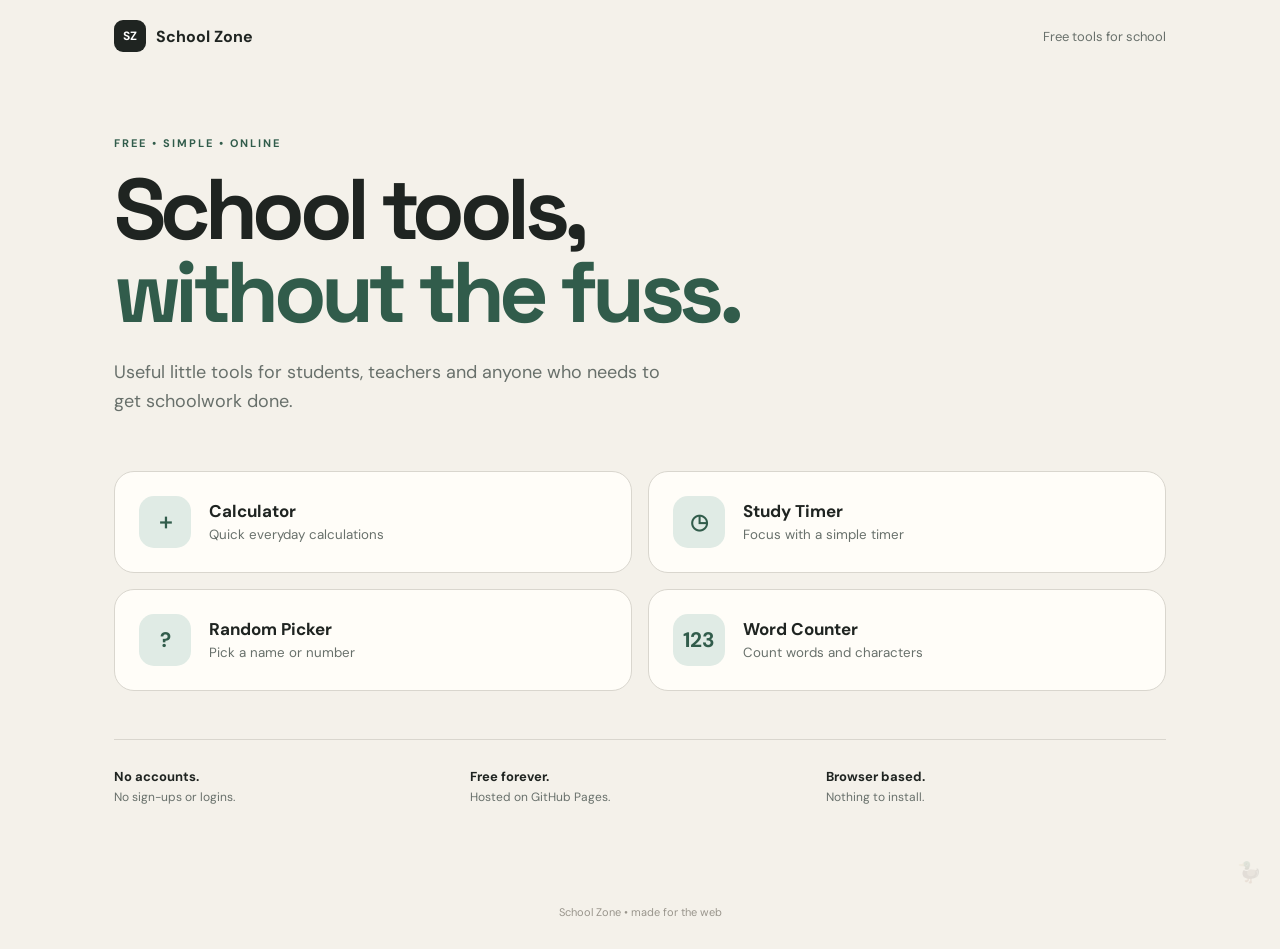
<file: index.html>
<!doctype html>
<html lang="en">
<head>
  <meta charset="utf-8">
  <meta name="viewport" content="width=device-width, initial-scale=1">
  <meta name="theme-color" content="#f4f1ea">
  <meta name="description" content="Free, simple online school tools.">
  <title>School Zone — Free School Tools</title>
  <link rel="stylesheet" href="css/main.css">
</head>
<body>
  <header class="site-header">
    <a class="brand" href="./"><span class="brand-mark">SZ</span><span>School Zone</span></a>
    <span class="header-note">Free tools for school</span>
  </header>

  <main class="home">
    <section class="hero">
      <p class="eyebrow">FREE • SIMPLE • ONLINE</p>
      <h1>School tools,<br><span>without the fuss.</span></h1>
      <p class="hero-copy">Useful little tools for students, teachers and anyone who needs to get schoolwork done.</p>
    </section>

    <section class="tools-grid" aria-label="School tools">
      <button class="tool-card" data-tool="calculator">
        <span class="tool-icon">＋</span><span><strong>Calculator</strong><small>Quick everyday calculations</small></span>
      </button>
      <button class="tool-card" data-tool="timer">
        <span class="tool-icon">◷</span><span><strong>Study Timer</strong><small>Focus with a simple timer</small></span>
      </button>
      <button class="tool-card" data-tool="random">
        <span class="tool-icon">?</span><span><strong>Random Picker</strong><small>Pick a name or number</small></span>
      </button>
      <button class="tool-card" data-tool="counter">
        <span class="tool-icon">123</span><span><strong>Word Counter</strong><small>Count words and characters</small></span>
      </button>
    </section>

    <section class="info-strip">
      <div><strong>No accounts.</strong><span>No sign-ups or logins.</span></div>
      <div><strong>Free forever.</strong><span>Hosted on GitHub Pages.</span></div>
      <div><strong>Browser based.</strong><span>Nothing to install.</span></div>
    </section>
  </main>

  <a class="duck-egg" href="duckz/" aria-label="A hidden collection of games">🦆</a>

  <div class="tool-modal" id="toolModal" aria-hidden="true">
    <div class="modal-backdrop" data-close-tool></div>
    <section class="tool-window" role="dialog" aria-modal="true" aria-labelledby="toolTitle">
      <button class="modal-close" data-close-tool aria-label="Close">×</button>
      <h2 id="toolTitle"></h2>
      <div id="toolContent"></div>
    </section>
  </div>

  <footer>School Zone • made for the web</footer>
  <script src="js/main.js"></script>
</body>
</html>
</file>
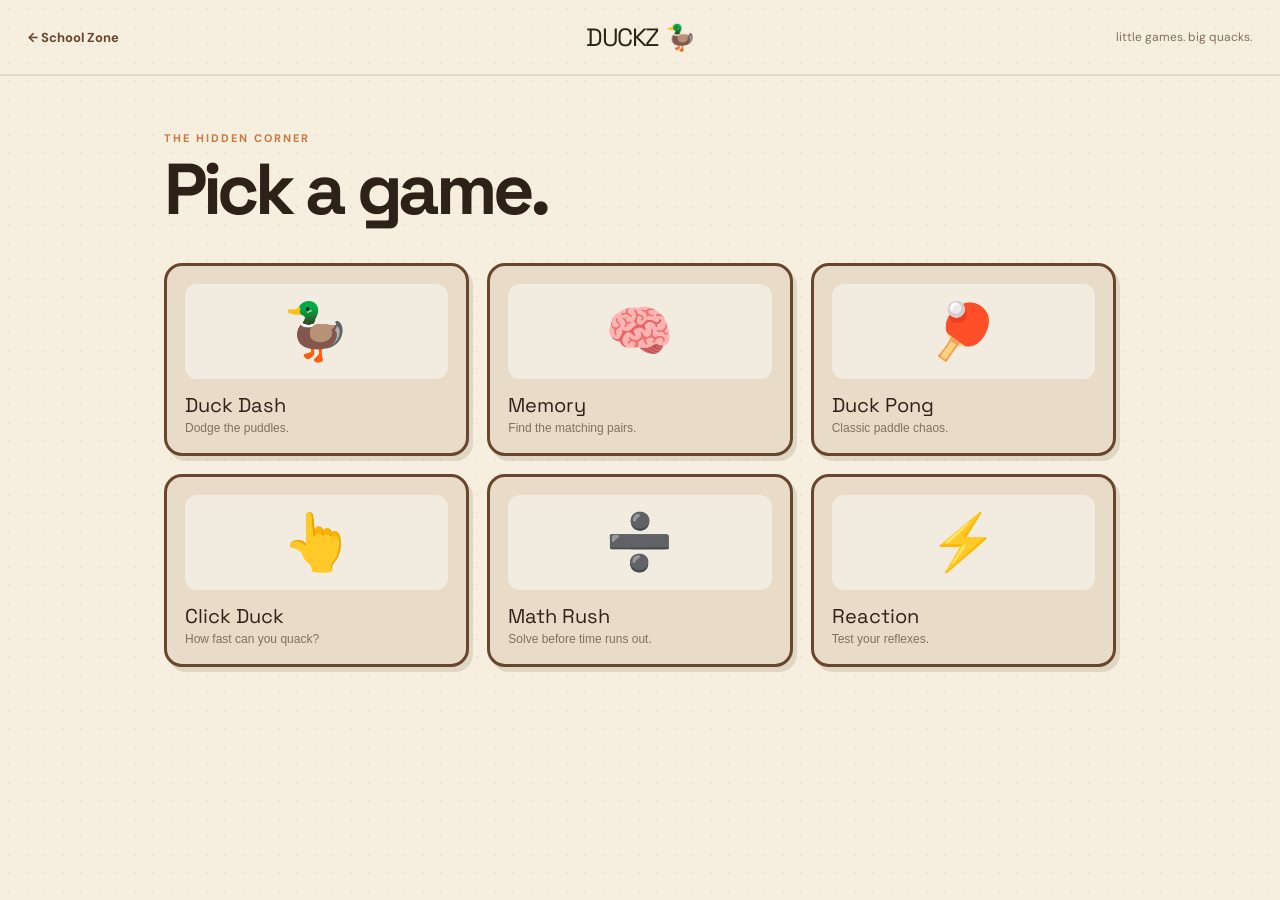
<file: duckz/index.html>
<!doctype html>
<html lang="en">
<head>
  <meta charset="utf-8"><meta name="viewport" content="width=device-width,initial-scale=1">
  <meta name="theme-color" content="#e8dcc9">
  <title>Duckz — School Zone</title>
  <link rel="stylesheet" href="../css/duckz.css">
</head>
<body>
  <header class="duck-header">
    <a href="../" class="back">← School Zone</a>
    <div class="duck-logo"><span>DUCKZ</span><b>🦆</b></div>
    <span class="tagline">little games. big quacks.</span>
  </header>

  <main class="duck-main">
    <div class="duck-intro"><p>THE HIDDEN CORNER</p><h1>Pick a game.</h1></div>
    <section class="game-grid" id="gameGrid" aria-label="Games"></section>
  </main>

  <div class="game-overlay" id="gameOverlay" aria-hidden="true">
    <div class="game-shade"></div>
    <section class="game-frame" role="dialog" aria-modal="true" aria-label="Game">
      <div class="frame-top"><span id="frameTitle">Game</span><button id="closeGame" aria-label="Close game">×</button></div>
      <iframe id="gameFrame" title="Duckz game" allow="fullscreen"></iframe>
    </section>
  </div>
  <script src="../js/duckz.js"></script>
</body>
</html>
</file>
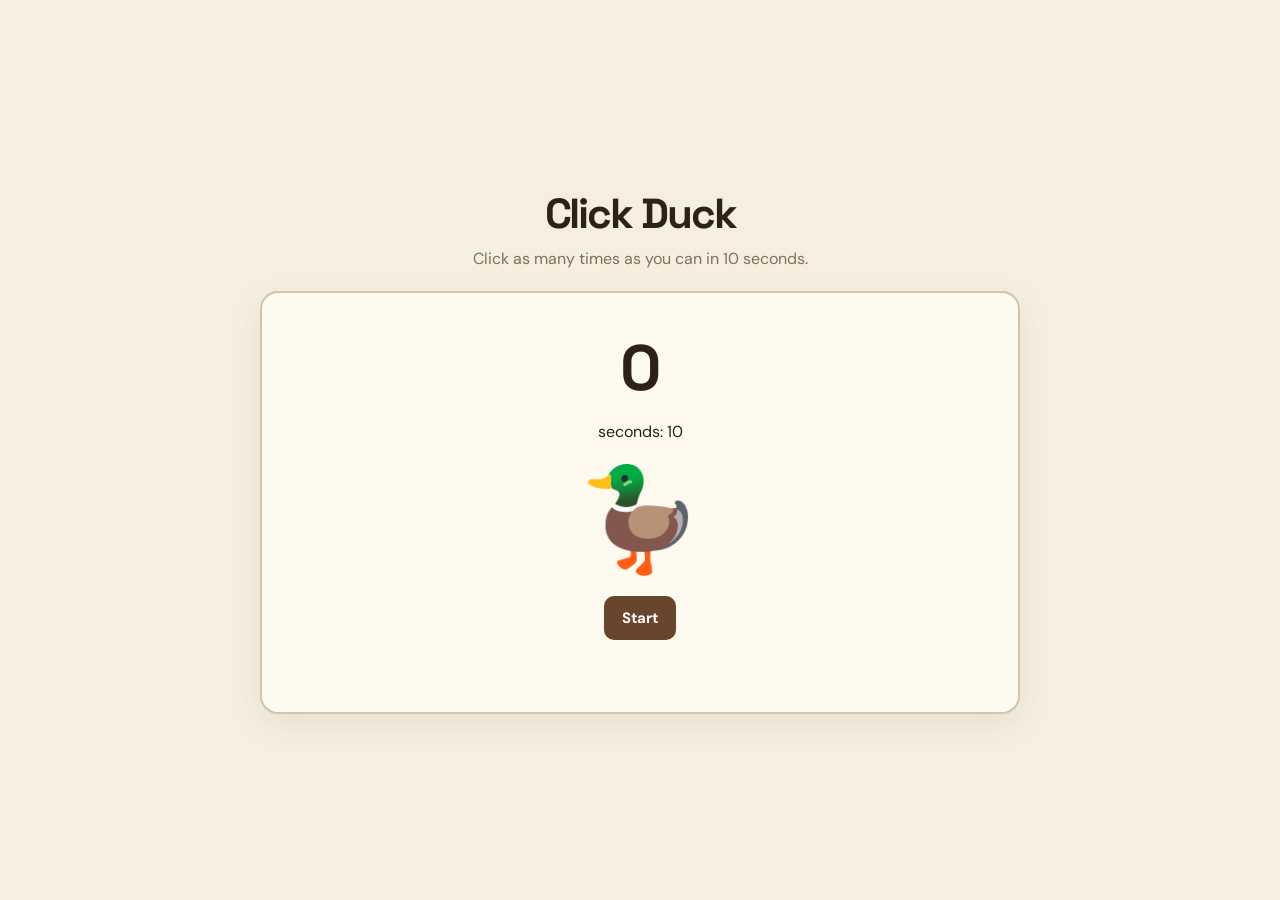
<file: games/click-duck/index.html>
<!doctype html><html><head><meta charset="utf-8"><meta name="viewport" content="width=device-width,initial-scale=1"><link rel="stylesheet" href="../_game.css"><style>#duck{font-size:100px;border:0;background:transparent;transition:transform .05s}#duck:active{transform:scale(.85)}</style></head><body><main class="game"><h1 class="title">Click Duck</h1><p class="sub">Click as many times as you can in 10 seconds.</p><div class="panel"><div class="big" id="score">0</div><div>seconds: <span id="time">10</span></div><button id="duck">🦆</button><br><button onclick="start()">Start</button><div class="message" id="msg"></div></div></main><script>
let score=0,time=10,run=false,clock;const d=document.querySelector("#duck");d.onclick=()=>{if(run){score++;document.querySelector("#score").textContent=score}};function start(){score=0;time=10;run=true;document.querySelector("#score").textContent=0;document.querySelector("#time").textContent=10;document.querySelector("#msg").textContent="";clearInterval(clock);clock=setInterval(()=>{time--;document.querySelector("#time").textContent=time;if(!time){clearInterval(clock);run=false;document.querySelector("#msg").textContent=`Quack! ${score} clicks.`}},1000)}
</script></body></html>
</file>
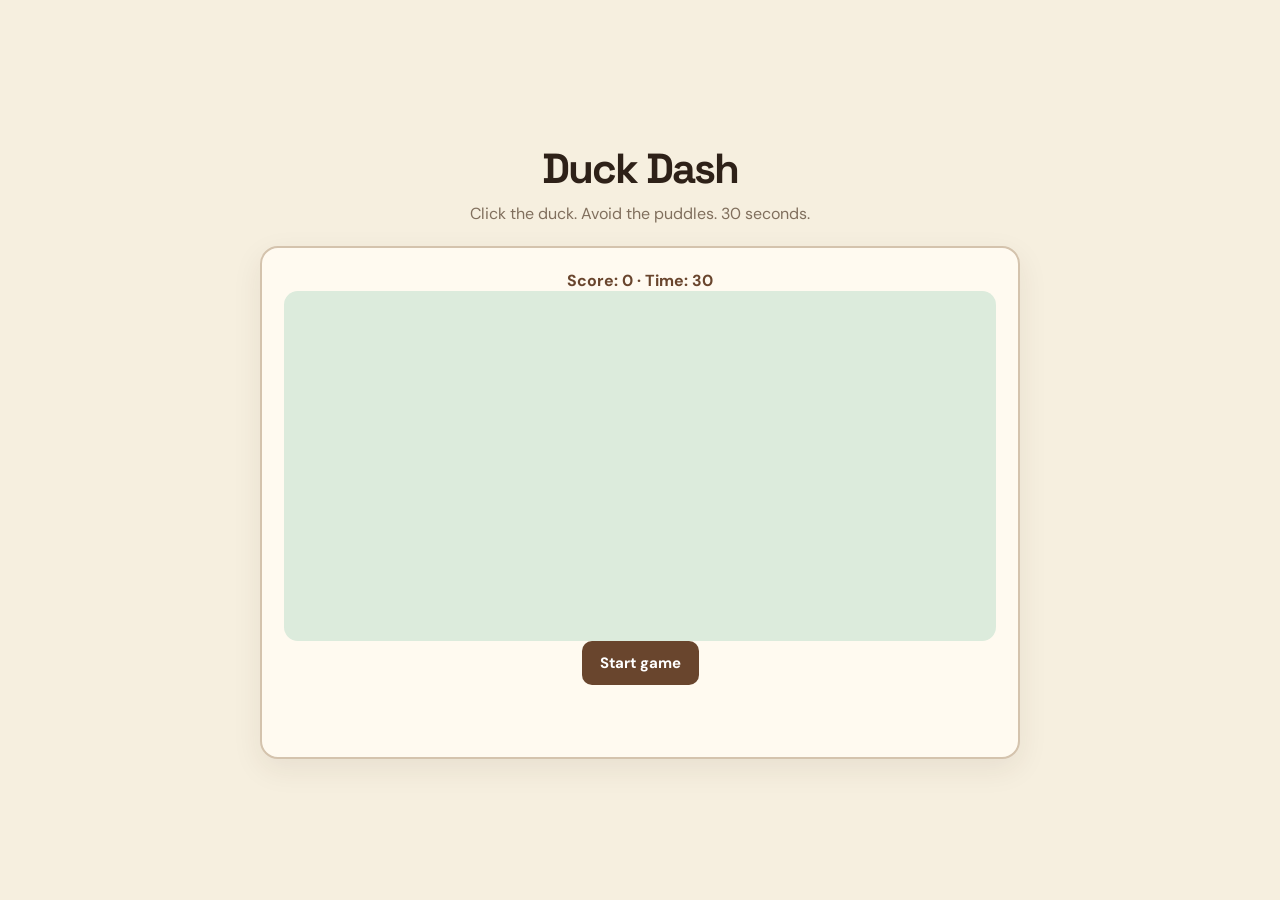
<file: games/duck-dash/index.html>
<!doctype html><html><head><meta charset="utf-8"><meta name="viewport" content="width=device-width,initial-scale=1"><link rel="stylesheet" href="../_game.css"><style>#arena{height:350px;position:relative;overflow:hidden;background:#dcebdc;border-radius:14px}.duck{position:absolute;font-size:44px;cursor:pointer;user-select:none}.puddle{position:absolute;font-size:35px}</style></head><body><main class="game"><h1 class="title">Duck Dash</h1><p class="sub">Click the duck. Avoid the puddles. 30 seconds.</p><div class="panel"><div class="score">Score: <span id="score">0</span> · Time: <span id="time">30</span></div><div id="arena"></div><button id="start">Start game</button><div class="message" id="msg"></div></div></main><script>
const a=document.querySelector("#arena"),s=document.querySelector("#score"),t=document.querySelector("#time"),m=document.querySelector("#msg");let score=0,time=30,run=false,clock;
function move(d){d.style.left=Math.random()*(a.clientWidth-55)+"px";d.style.top=Math.random()*(a.clientHeight-55)+"px"}
function start(){score=0;time=30;run=true;s.textContent=0;t.textContent=30;m.textContent="";a.innerHTML='<div class="duck">🦆</div><div class="puddle">💧</div><div class="puddle">💧</div>';const d=a.querySelector(".duck");move(d);d.onclick=()=>{if(!run)return;score++;s.textContent=score;move(d)};a.querySelectorAll(".puddle").forEach(move);clearInterval(clock);clock=setInterval(()=>{time--;t.textContent=time;if(time<=0){clearInterval(clock);run=false;m.textContent=`Time! You scored ${score}.`}},1000)}
document.querySelector("#start").onclick=start;
</script></body></html>
</file>
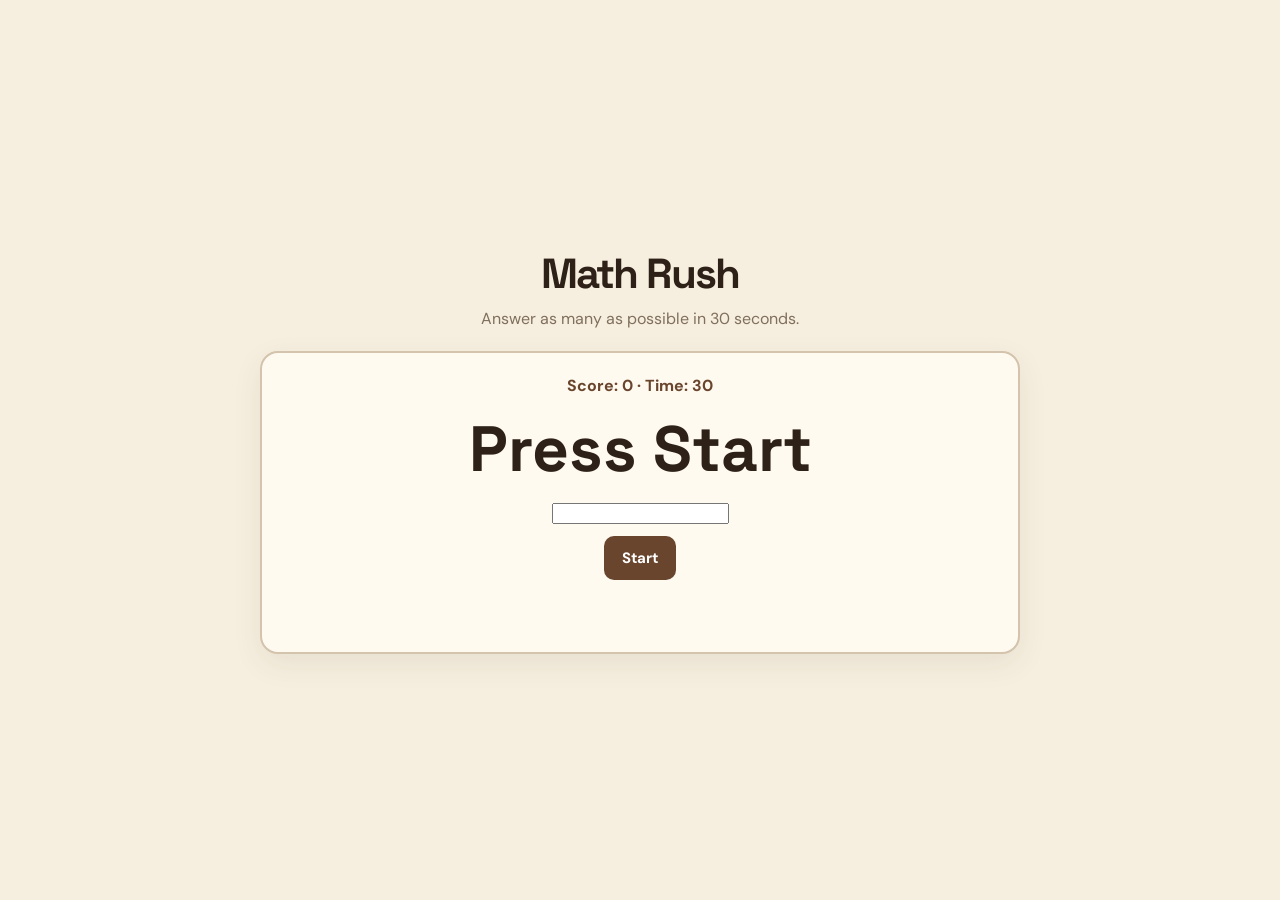
<file: games/math-rush/index.html>
<!doctype html><html><head><meta charset="utf-8"><meta name="viewport" content="width=device-width,initial-scale=1"><link rel="stylesheet" href="../_game.css"></head><body><main class="game"><h1 class="title">Math Rush</h1><p class="sub">Answer as many as possible in 30 seconds.</p><div class="panel"><div class="score">Score: <span id="score">0</span> · Time: <span id="time">30</span></div><div class="big" id="q">Press Start</div><input id="ans" class="big-input" type="number" style="max-width:260px;text-align:center"><br><button id="start" style="margin-top:12px">Start</button><div class="message" id="msg"></div></div></main><script>
let score=0,time=30,run=false,answer,clock;const q=document.querySelector("#q"),a=document.querySelector("#ans");
function next(){let x=Math.floor(Math.random()*12)+2,y=Math.floor(Math.random()*12)+2,ops=["+","−","×"],op=ops[Math.floor(Math.random()*3)];answer=op==="+"?x+y:op==="−"?x-y:x*y;q.textContent=`${x} ${op} ${y}`;a.value="";a.focus()}
a.onkeydown=e=>{if(e.key==="Enter"&&run){if(Number(a.value)===answer){score++;document.querySelector("#score").textContent=score}next()}};
document.querySelector("#start").onclick=()=>{score=0;time=30;run=true;document.querySelector("#score").textContent=0;document.querySelector("#time").textContent=30;document.querySelector("#msg").textContent="";next();clearInterval(clock);clock=setInterval(()=>{time--;document.querySelector("#time").textContent=time;if(!time){clearInterval(clock);run=false;q.textContent="Finished!";document.querySelector("#msg").textContent=`You got ${score} correct.`}},1000)};
</script></body></html>
</file>
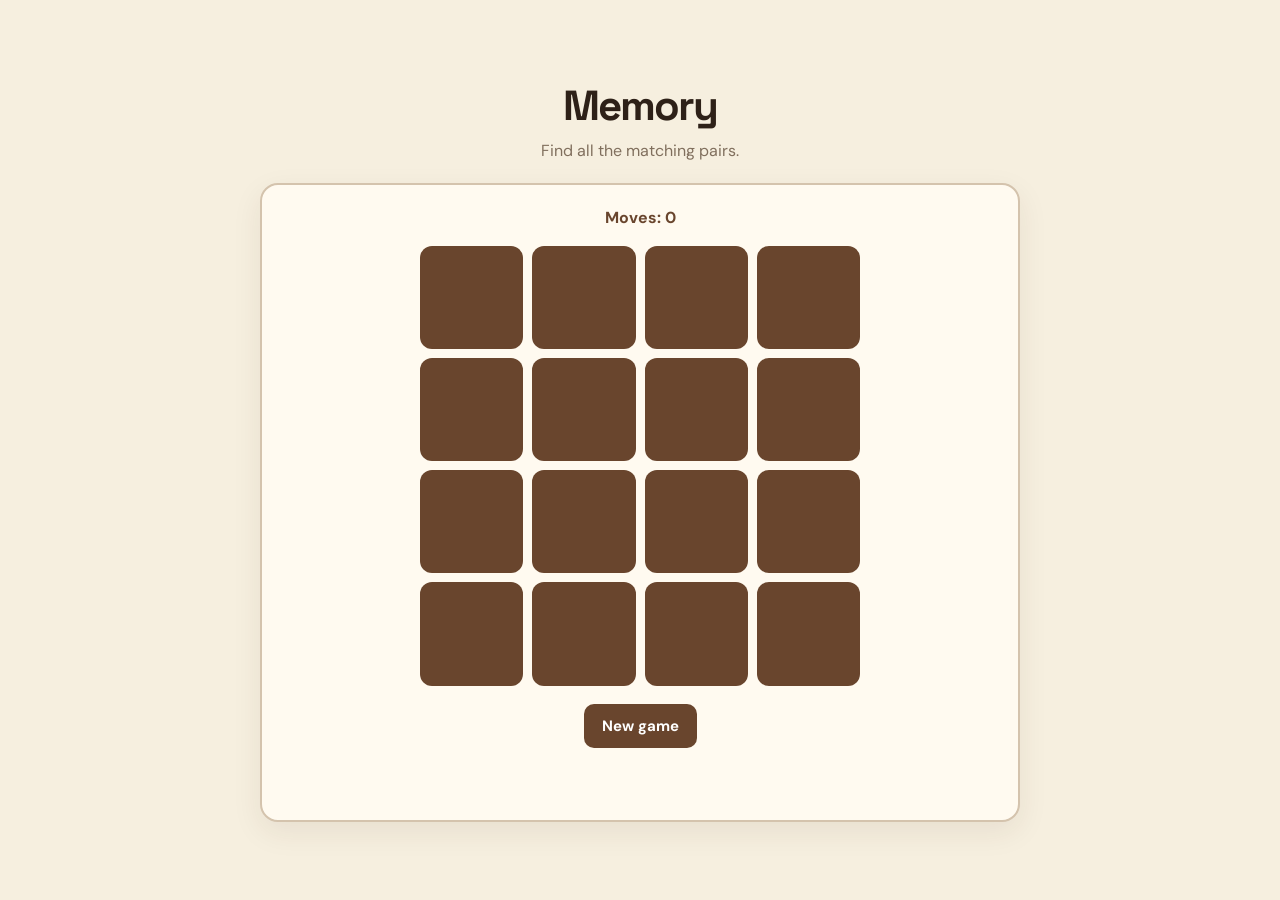
<file: games/memory/index.html>
<!doctype html><html><head><meta charset="utf-8"><meta name="viewport" content="width=device-width,initial-scale=1"><link rel="stylesheet" href="../_game.css"><style>#board{display:grid;grid-template-columns:repeat(4,1fr);gap:9px;max-width:440px;margin:18px auto}.card{aspect-ratio:1;border:0;border-radius:12px;background:#69452d;color:transparent;font-size:30px;padding:0}.card.flipped{background:#e8dcc9;color:#2e2118}.card.matched{background:#d7e5d8;color:#2e2118}</style></head><body><main class="game"><h1 class="title">Memory</h1><p class="sub">Find all the matching pairs.</p><div class="panel"><div class="score">Moves: <span id="moves">0</span></div><div id="board"></div><button onclick="newGame()">New game</button><div class="message" id="msg"></div></div></main><script>
const symbols=["🦆","🐸","🚀","🍕","⭐","🐙","🎈","🍩"];let first=null,lock=false,moves=0;
function newGame(){first=null;lock=false;moves=0;document.querySelector("#moves").textContent=0;document.querySelector("#msg").textContent="";const a=[...symbols,...symbols].sort(()=>Math.random()-.5),b=document.querySelector("#board");b.innerHTML="";a.forEach(x=>{const c=document.createElement("button");c.className="card";c.textContent=x;c.onclick=()=>flip(c);b.appendChild(c)})}
function flip(c){if(lock||c.classList.contains("flipped")||c.classList.contains("matched"))return;c.classList.add("flipped");if(!first){first=c;return}moves++;document.querySelector("#moves").textContent=moves;if(first.textContent===c.textContent){first.classList.add("matched");c.classList.add("matched");first=null;if(document.querySelectorAll(".matched").length===16)document.querySelector("#msg").textContent=`Finished in ${moves} moves!`}else{lock=true;setTimeout(()=>{first.classList.remove("flipped");c.classList.remove("flipped");first=null;lock=false},650)}}
newGame();
</script></body></html>
</file>
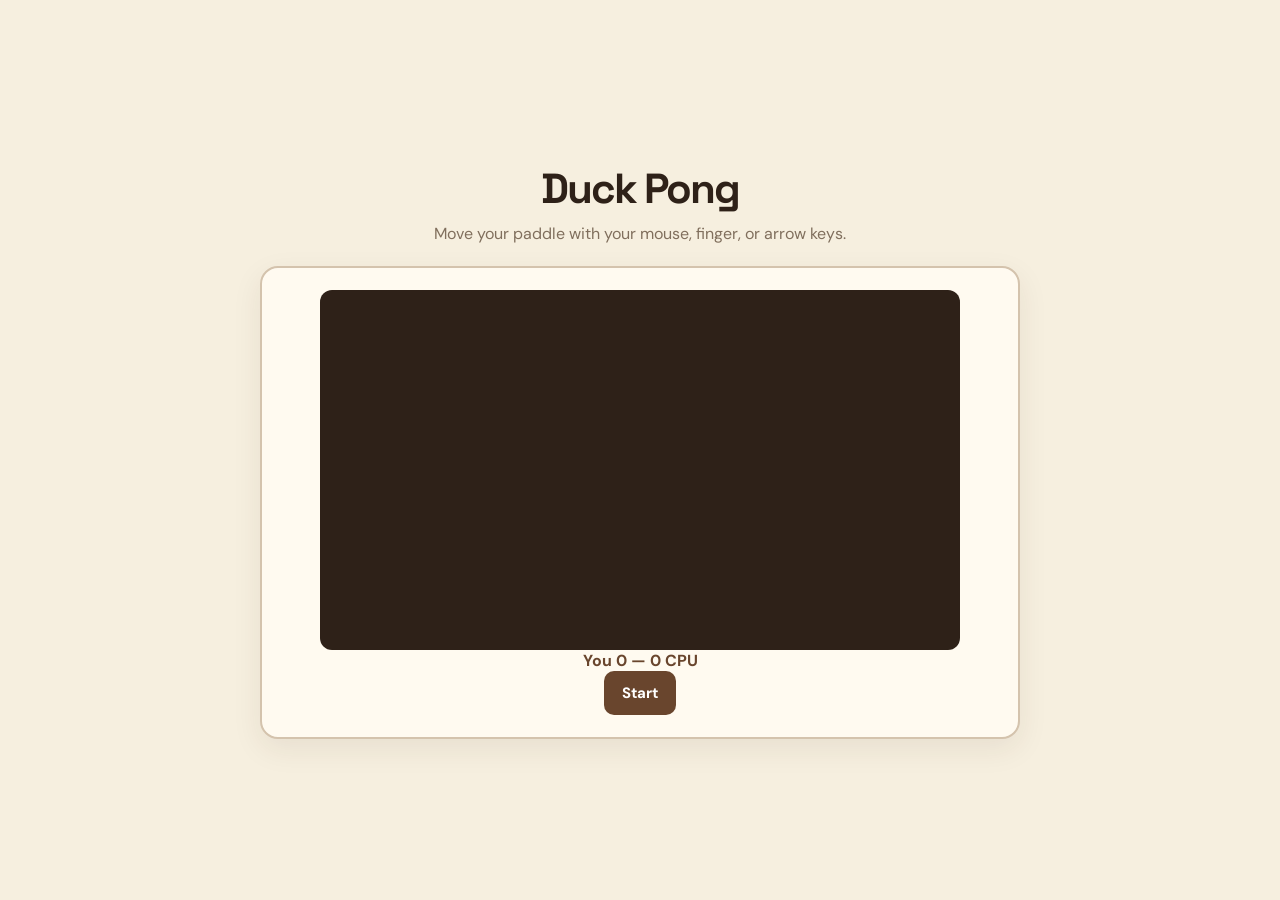
<file: games/pong/index.html>
<!doctype html><html><head><meta charset="utf-8"><meta name="viewport" content="width=device-width,initial-scale=1"><link rel="stylesheet" href="../_game.css"><style>#canvas{display:block;width:min(640px,100%);margin:auto;background:#2e2118;border-radius:12px;touch-action:none}</style></head><body><main class="game"><h1 class="title">Duck Pong</h1><p class="sub">Move your paddle with your mouse, finger, or arrow keys.</p><div class="panel"><canvas id="canvas" width="640" height="360"></canvas><div class="score">You <span id="ps">0</span> — <span id="cs">0</span> CPU</div><button id="start">Start</button></div></main><script>
const c=document.querySelector("#canvas"),x=c.getContext("2d");let p=145,ball,run=false,ps=0,cs=0,raf;
function reset(){ball={x:320,y:180,vx:4,vy:3}}
function draw(){x.clearRect(0,0,640,360);x.fillStyle="#f6efdf";x.fillRect(20,p,12,70);x.fillRect(608,ball.y-35,12,70);x.font="32px serif";x.fillText("🦆",ball.x-16,ball.y+12);ball.x+=ball.vx;ball.y+=ball.vy;if(ball.y<10||ball.y>350)ball.vy*=-1;let cpu=Math.max(0,Math.min(290,ball.y-35));x.fillStyle="#f6efdf";x.fillRect(608,cpu,12,70);if(ball.x<32&&ball.x>15&&ball.y>p&&ball.y<p+70)ball.vx=Math.abs(ball.vx)+.2;if(ball.x>596&&ball.y>cpu&&ball.y<cpu+70)ball.vx=-Math.abs(ball.vx)-.2;if(ball.x<0){cs++;document.querySelector("#cs").textContent=cs;reset()}if(ball.x>640){ps++;document.querySelector("#ps").textContent=ps;reset()}if(run)raf=requestAnimationFrame(draw)}
function start(){run=!run;if(run){reset();draw()}else cancelAnimationFrame(raf);document.querySelector("#start").textContent=run?"Pause":"Start"}
function pos(y){p=Math.max(0,Math.min(290,y-c.getBoundingClientRect().top));p=p/c.getBoundingClientRect().height*360}
c.onpointermove=e=>pos(e.clientY);document.onkeydown=e=>{if(e.key==="ArrowUp")p=Math.max(0,p-18);if(e.key==="ArrowDown")p=Math.min(290,p+18)};document.querySelector("#start").onclick=start;
</script></body></html>
</file>
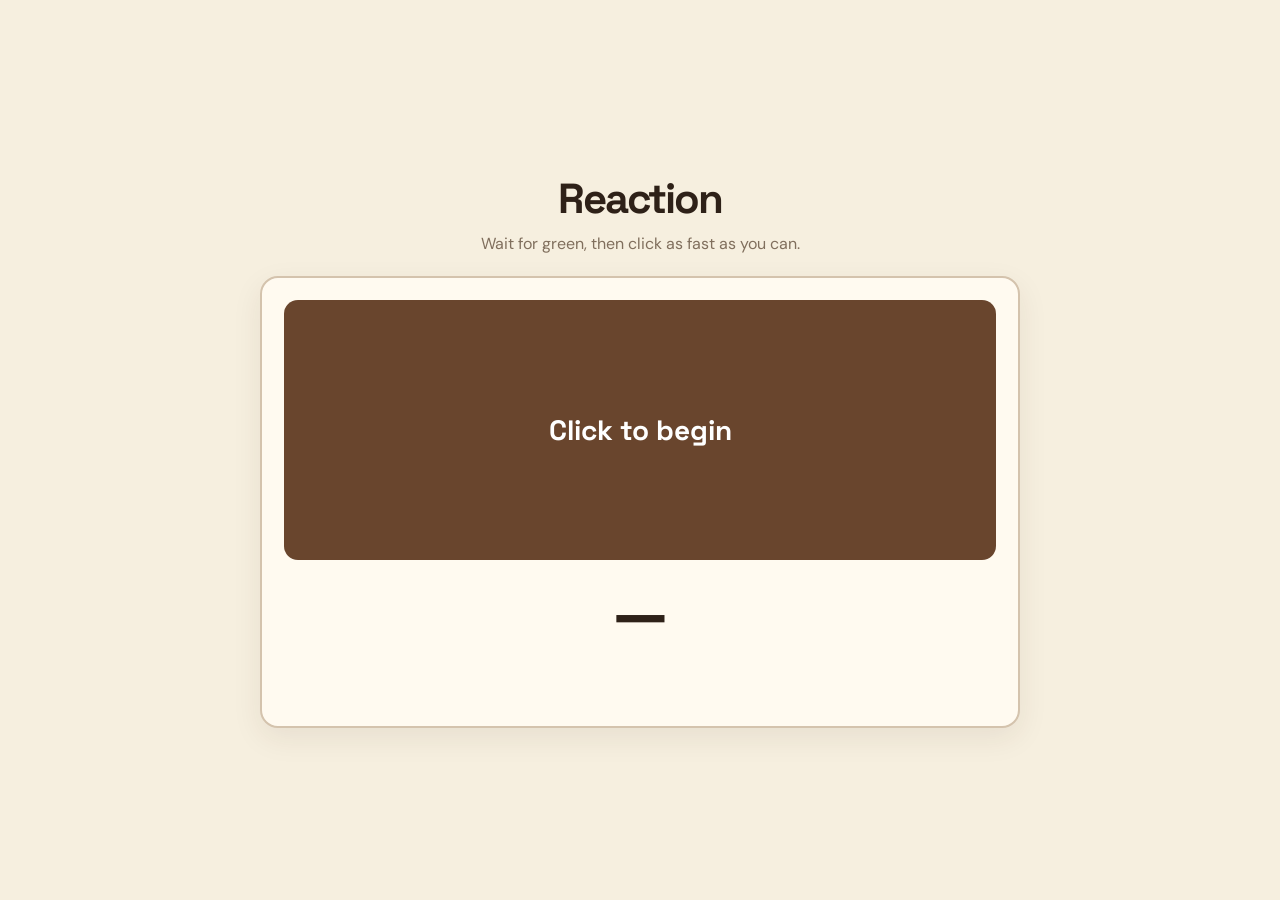
<file: games/reaction/index.html>
<!doctype html><html><head><meta charset="utf-8"><meta name="viewport" content="width=device-width,initial-scale=1"><link rel="stylesheet" href="../_game.css"><style>#pad{height:260px;border-radius:14px;background:#69452d;color:#fff;display:grid;place-items:center;font:700 28px "Space Grotesk";user-select:none;cursor:pointer}#pad.ready{background:#d7e5d8;color:#2e2118}</style></head><body><main class="game"><h1 class="title">Reaction</h1><p class="sub">Wait for green, then click as fast as you can.</p><div class="panel"><div id="pad">Click to begin</div><div class="big" id="result">—</div><div class="message" id="msg"></div></div></main><script>
const p=document.querySelector("#pad"),r=document.querySelector("#result"),m=document.querySelector("#msg");let start=0,timer=null,waiting=false;
p.onclick=()=>{if(waiting){clearTimeout(timer);waiting=false;p.classList.add("ready");p.textContent="TOO EARLY";m.textContent="Click to try again.";return}if(p.classList.contains("ready")){const ms=performance.now()-start;r.textContent=Math.round(ms)+" ms";p.classList.remove("ready");p.textContent="Click to try again";m.textContent=ms<250?"Very quick!":ms<400?"Nice reaction.":"Try again and beat it.";return}p.textContent="Wait...";waiting=true;p.classList.remove("ready");timer=setTimeout(()=>{waiting=false;p.classList.add("ready");p.textContent="CLICK!";start=performance.now()},800+Math.random()*2600)}
</script></body></html>
</file>
<file: css/main.css>
@import url('https://fonts.googleapis.com/css2?family=DM+Sans:wght@400;500;600;700&family=Space+Grotesk:wght@500;600;700&display=swap');

:root {
  --paper:#f4f1ea; --ink:#1f2421; --muted:#68706b; --line:#d9d6ce;
  --card:#fffdf8; --accent:#315c4b; --accent-soft:#e0ebe5;
  --shadow:0 18px 50px rgba(31,36,33,.10);
}
*{box-sizing:border-box}
html{scroll-behavior:smooth}
body{margin:0;background:var(--paper);color:var(--ink);font-family:"DM Sans",sans-serif;min-height:100vh}
button,input,textarea{font:inherit}
button{cursor:pointer}
.site-header{height:72px;display:flex;align-items:center;justify-content:space-between;max-width:1100px;margin:auto;padding:0 24px}
.brand{display:flex;align-items:center;gap:10px;color:inherit;text-decoration:none;font-weight:700}
.brand-mark{display:grid;place-items:center;width:32px;height:32px;border-radius:9px;background:var(--ink);color:#fff;font-size:12px;letter-spacing:-.04em}
.header-note{color:var(--muted);font-size:13px}
.home{max-width:1100px;margin:auto;padding:64px 24px 100px}
.hero{max-width:720px}
.eyebrow{font-size:11px;font-weight:700;letter-spacing:.18em;color:var(--accent);margin:0 0 18px}
h1,h2{font-family:"Space Grotesk",sans-serif}
h1{font-size:clamp(48px,8vw,86px);line-height:.96;letter-spacing:-.065em;margin:0}
h1 span{color:var(--accent)}
.hero-copy{font-size:18px;line-height:1.6;color:var(--muted);max-width:560px;margin:25px 0 0}
.tools-grid{display:grid;grid-template-columns:repeat(2,1fr);gap:16px;margin-top:55px}
.tool-card{border:1px solid var(--line);background:var(--card);border-radius:20px;padding:24px;text-align:left;display:flex;align-items:center;gap:18px;color:inherit;transition:transform .2s,box-shadow .2s,border-color .2s}
.tool-card:hover{transform:translateY(-4px);box-shadow:var(--shadow);border-color:#b9b5ab}
.tool-icon{width:52px;height:52px;flex:0 0 52px;border-radius:15px;background:var(--accent-soft);color:var(--accent);display:grid;place-items:center;font-size:21px;font-weight:700}
.tool-card strong{display:block;font-size:17px}.tool-card small{display:block;color:var(--muted);margin-top:4px}
.info-strip{display:grid;grid-template-columns:repeat(3,1fr);gap:16px;margin-top:48px;padding-top:28px;border-top:1px solid var(--line)}
.info-strip div{display:flex;flex-direction:column;gap:4px}.info-strip strong{font-size:13px}.info-strip span{font-size:12px;color:var(--muted)}
.duck-egg{position:fixed;right:18px;bottom:15px;text-decoration:none;font-size:20px;opacity:.13;filter:grayscale(.7);transition:opacity .25s,transform .25s}.duck-egg:hover,.duck-egg:focus{opacity:.8;transform:rotate(-8deg) scale(1.1)}
footer{padding:0 24px 30px;text-align:center;color:#99958c;font-size:11px}

.tool-modal{position:fixed;inset:0;display:none;z-index:20}.tool-modal.open{display:block}
.modal-backdrop{position:absolute;inset:0;background:rgba(20,24,22,.42);backdrop-filter:blur(4px)}
.tool-window{position:relative;z-index:1;width:min(560px,calc(100% - 32px));max-height:calc(100vh - 32px);overflow:auto;margin:16px auto;background:var(--card);border-radius:22px;padding:34px;box-shadow:0 30px 90px rgba(0,0,0,.2);animation:modalIn .22s ease}
@keyframes modalIn{from{opacity:0;transform:translateY(12px) scale(.98)}to{opacity:1;transform:none}}
.modal-close{position:absolute;right:14px;top:12px;border:0;background:transparent;font-size:30px;line-height:1;color:#777}
.tool-window h2{font-size:30px;margin:0 0 24px}
.form-row{display:flex;gap:10px}.form-row>*{flex:1}
.big-input{width:100%;padding:15px;border:1px solid var(--line);border-radius:12px;background:#fff;font-size:18px;outline:none}
.big-input:focus{border-color:var(--accent)}
.primary{border:0;border-radius:12px;padding:14px 18px;background:var(--accent);color:#fff;font-weight:700}
.result{margin-top:18px;padding:18px;border-radius:14px;background:var(--accent-soft);font-size:20px}
textarea.big-input{min-height:180px;resize:vertical}
.counter{display:flex;justify-content:space-between;color:var(--muted);font-size:13px;margin-top:10px}
.timer-display{text-align:center;font-family:"Space Grotesk";font-size:76px;letter-spacing:-.06em;margin:20px 0}
.center{display:flex;justify-content:center;gap:10px}

@media(max-width:650px){
 .header-note{display:none}.home{padding-top:42px}.tools-grid{grid-template-columns:1fr}.info-strip{grid-template-columns:1fr}
 .tool-window{padding:28px 20px}.timer-display{font-size:62px}
}
</file>
<file: css/duckz.css>
@import url('https://fonts.googleapis.com/css2?family=DM+Sans:wght@400;600;700&family=Space+Grotesk:wght@600;700&display=swap');
:root{--cream:#e8dcc9;--paper:#f6efdf;--brown:#69452d;--dark:#2e2118;--orange:#c9783d;--line:#cdbda8}
*{box-sizing:border-box}body{margin:0;background:var(--paper);color:var(--dark);font-family:"DM Sans",sans-serif;min-height:100vh;background-image:radial-gradient(rgba(105,69,45,.07) 1px,transparent 1px);background-size:18px 18px}
.duck-header{height:76px;padding:0 28px;display:grid;grid-template-columns:1fr auto 1fr;align-items:center;border-bottom:2px solid rgba(105,69,45,.13)}
.back{color:var(--brown);text-decoration:none;font-weight:700;font-size:13px}.duck-logo{font-family:"Space Grotesk";font-size:25px;letter-spacing:-.06em;display:flex;align-items:center;gap:7px}.duck-logo b{font-size:25px}.tagline{text-align:right;font-size:12px;color:#806f5d}
.duck-main{max-width:1000px;margin:auto;padding:55px 24px 90px}.duck-intro p{font-size:11px;font-weight:700;letter-spacing:.18em;color:var(--orange);margin:0 0 10px}.duck-intro h1{font:700 clamp(44px,7vw,72px)/.95 "Space Grotesk";letter-spacing:-.06em;margin:0 0 40px}
.game-grid{display:grid;grid-template-columns:repeat(3,1fr);gap:18px}
.game-card{position:relative;min-height:190px;border:3px solid var(--brown);border-radius:18px;background:var(--cream);padding:18px;text-align:left;color:var(--dark);overflow:hidden;box-shadow:4px 5px 0 rgba(105,69,45,.15);transition:transform .18s,box-shadow .18s}
.game-card:hover,.game-card:focus-visible{transform:translateY(-5px) rotate(-.5deg);box-shadow:7px 10px 0 rgba(105,69,45,.17);outline:none}
.game-art{height:95px;border-radius:12px;background:rgba(255,255,255,.42);display:grid;place-items:center;font-size:55px;margin-bottom:13px}
.game-name{font-family:"Space Grotesk";font-size:20px}.game-desc{font-size:12px;color:#806f5d;margin-top:3px}
.game-overlay{position:fixed;inset:0;z-index:50;display:none;align-items:center;justify-content:center;padding:18px}.game-overlay.open{display:flex}
.game-shade{position:absolute;inset:0;background:rgba(39,26,17,.68);backdrop-filter:blur(5px);animation:fadeIn .25s}
.game-frame{position:relative;z-index:1;width:min(940px,96vw);height:min(720px,92vh);background:var(--brown);padding:10px;border-radius:20px;box-shadow:0 35px 100px rgba(0,0,0,.45);animation:gameIn .3s cubic-bezier(.2,.8,.2,1)}
.frame-top{height:42px;display:flex;align-items:center;justify-content:space-between;padding:0 3px 6px 8px;color:#fff4e6;font-family:"Space Grotesk";font-size:14px}
.frame-top button{width:34px;height:34px;border:0;border-radius:9px;background:#f1dfc8;color:var(--brown);font-size:25px;line-height:1}
.game-frame iframe{width:100%;height:calc(100% - 42px);border:0;border-radius:11px;background:#fff}
@keyframes fadeIn{from{opacity:0}to{opacity:1}}@keyframes gameIn{from{opacity:0;transform:scale(.84) translateY(20px)}to{opacity:1;transform:none}}
@media(max-width:700px){.duck-header{grid-template-columns:auto auto}.tagline{display:none}.game-grid{grid-template-columns:repeat(2,1fr)}}
@media(max-width:480px){.game-grid{grid-template-columns:1fr}.game-card{min-height:175px}}
</file>
<file: games/_game.css>
@import url('https://fonts.googleapis.com/css2?family=DM+Sans:wght@500;700&family=Space+Grotesk:wght@600;700&display=swap');
*{box-sizing:border-box}body{margin:0;min-height:100vh;background:#f6efdf;color:#2e2118;font-family:"DM Sans",sans-serif;display:grid;place-items:center;padding:22px}
.game{width:min(760px,100%);text-align:center}.title{font:700 42px "Space Grotesk";letter-spacing:-.05em;margin:0 0 8px}.sub{color:#806f5d;margin:0 0 22px}.panel{background:#fffaf0;border:2px solid #d4c3ad;border-radius:18px;padding:22px;box-shadow:0 10px 30px rgba(60,40,20,.08)}
button{font:700 15px "DM Sans";border:0;border-radius:10px;background:#69452d;color:white;padding:12px 18px;cursor:pointer}button:hover{filter:brightness(1.08)}
.big{font:700 64px "Space Grotesk";margin:12px}.score{font-weight:700;color:#69452d}.message{min-height:26px;margin:12px}
</file>
